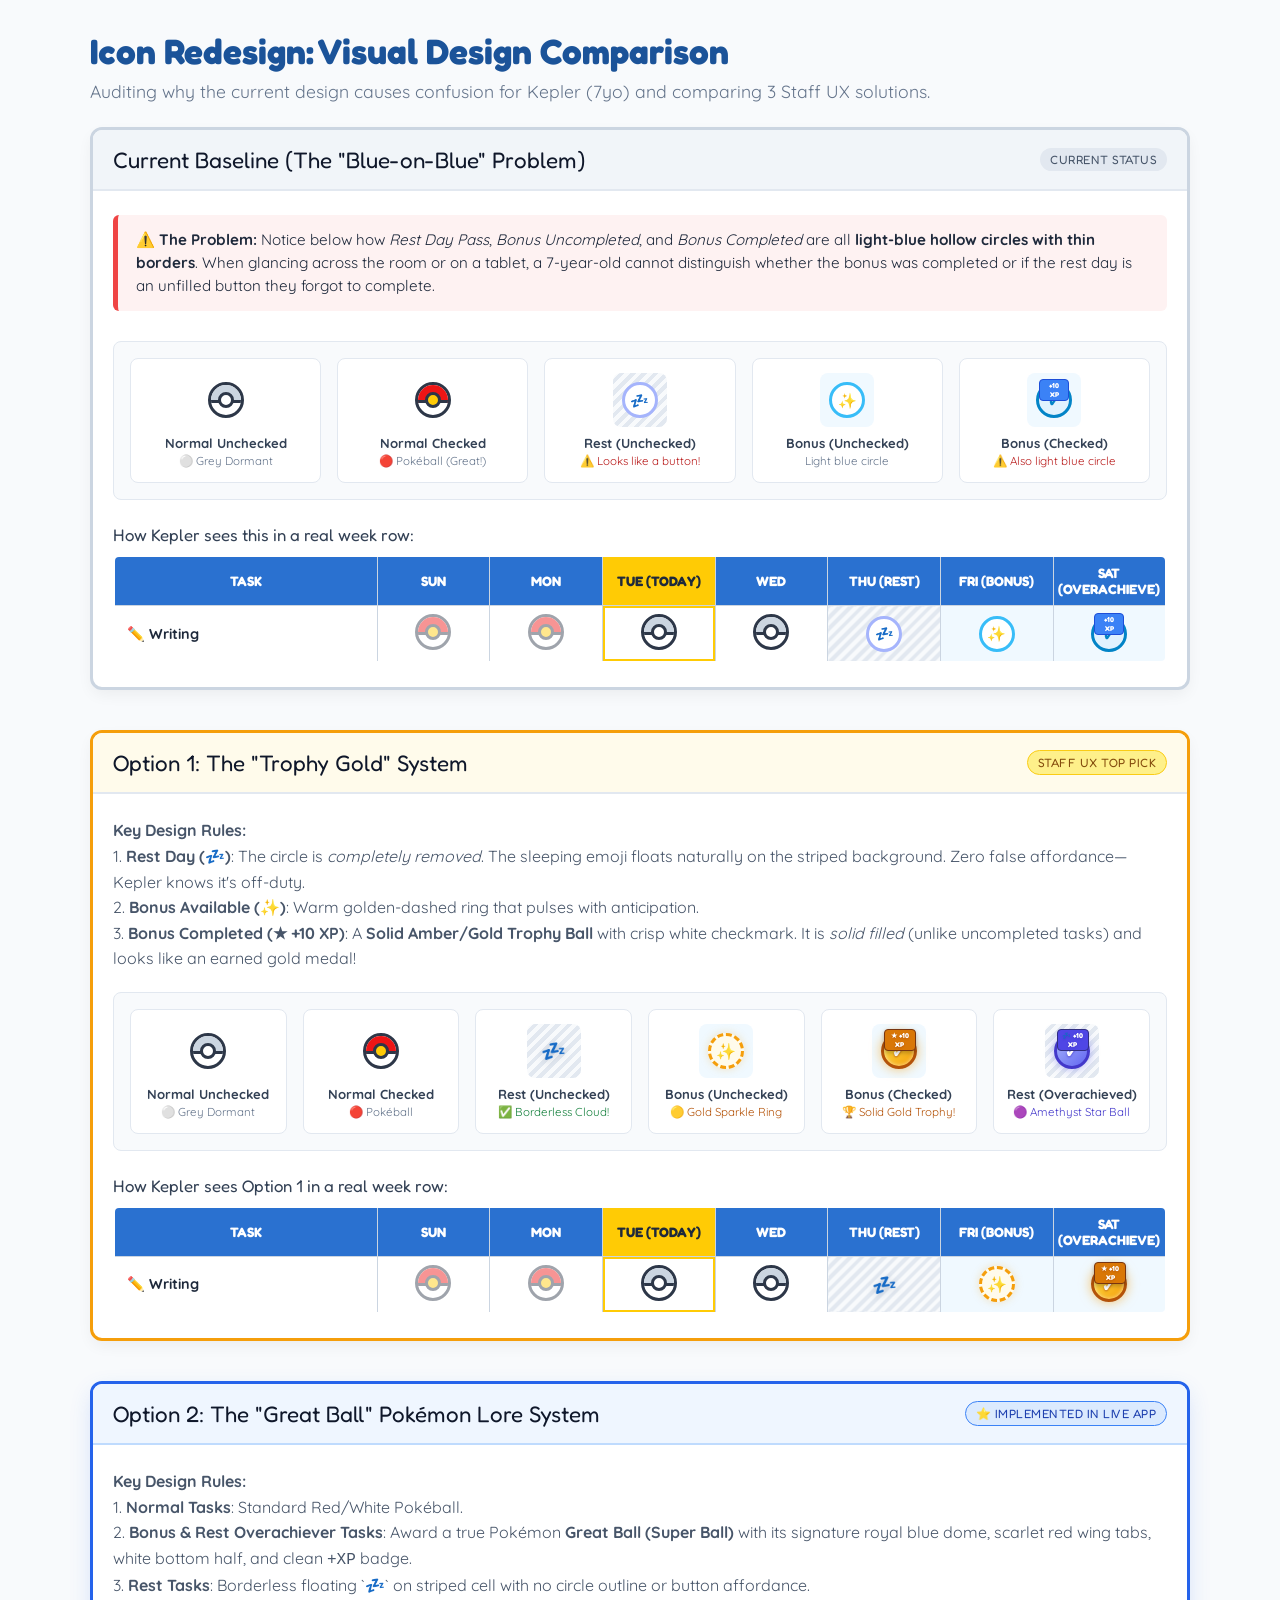
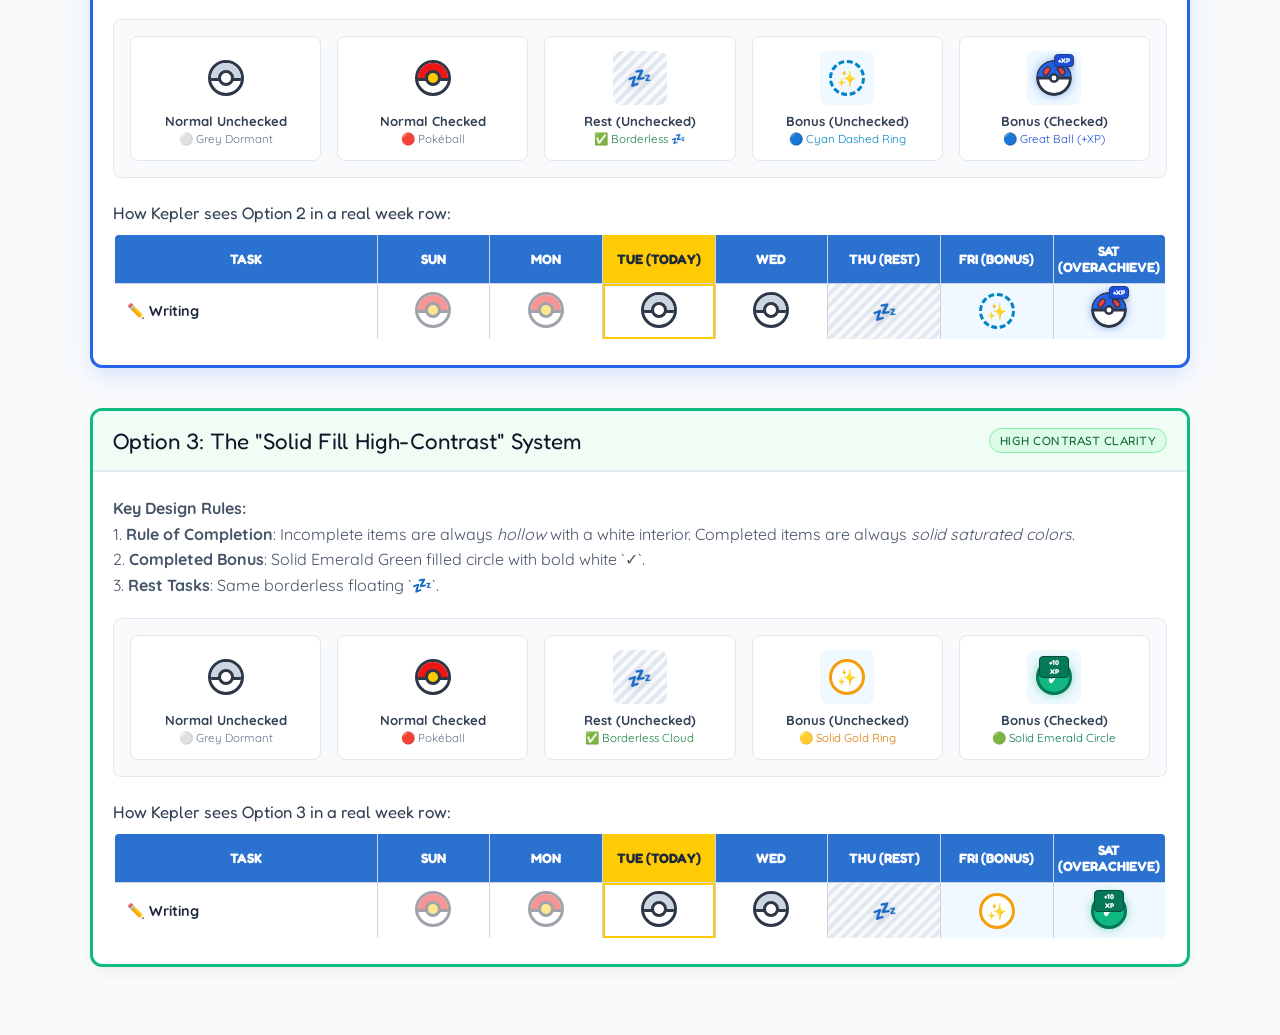
<file: visual_options.html>
<!DOCTYPE html>
<html lang="en">
<head>
  <meta charset="UTF-8">
  <title>Kepler Chart - Icon Redesign Visual Comparison</title>
  <link href="https://fonts.googleapis.com/css2?family=Fredoka+One&family=Press+Start+2P&family=Quicksand:wght@500;700;800&display=swap" rel="stylesheet">
  <style>
    :root {
      --poke-red: #ee1515;
      --poke-blue: #2a71d0;
      --poke-yellow: #ffcb05;
      --poke-dark-blue: #1b5399;
      --border-color: #2d3748;
    }

    * { box-sizing: border-box; margin: 0; padding: 0; }

    body {
      font-family: 'Quicksand', sans-serif;
      background: #f8fafc;
      color: #1e293b;
      padding: 30px 20px;
    }

    .container {
      max-width: 1100px;
      margin: 0 auto;
    }

    h1 {
      font-family: 'Fredoka One', cursive;
      font-size: 2.2rem;
      color: var(--poke-dark-blue);
      margin-bottom: 8px;
    }

    .subtitle {
      font-size: 1.1rem;
      color: #64748b;
      margin-bottom: 25px;
    }

    .current-warning {
      background: #fef2f2;
      border-left: 5px solid #ef4444;
      padding: 14px 18px;
      border-radius: 6px;
      margin-bottom: 30px;
      font-size: 0.95rem;
      line-height: 1.5;
    }

    .option-card {
      background: white;
      border-radius: 12px;
      border: 3px solid #e2e8f0;
      box-shadow: 0 6px 16px -2px rgba(0,0,0,0.06);
      margin-bottom: 40px;
      overflow: hidden;
    }

    .option-header {
      padding: 16px 20px;
      background: #f1f5f9;
      border-bottom: 2px solid #e2e8f0;
      display: flex;
      justify-content: space-between;
      align-items: center;
    }

    .option-title {
      font-family: 'Fredoka One', cursive;
      font-size: 1.4rem;
      color: #0f172a;
    }

    .badge-tag {
      font-family: 'Fredoka One', cursive;
      font-size: 0.75rem;
      padding: 4px 10px;
      border-radius: 20px;
      text-transform: uppercase;
      letter-spacing: 0.5px;
    }
    .tag-top-pick { background: #fef08a; color: #854d0e; border: 1px solid #facc15; }
    .tag-lore { background: #dbeafe; color: #1e40af; border: 1px solid #93c5fd; }
    .tag-contrast { background: #dcfce7; color: #166534; border: 1px solid #86efac; }
    .tag-baseline { background: #e2e8f0; color: #475569; }

    .option-body {
      padding: 24px 20px;
    }

    .option-desc {
      font-size: 1rem;
      line-height: 1.6;
      color: #475569;
      margin-bottom: 20px;
    }

    /* Icon Swatches Grid */
    .swatches-grid {
      display: grid;
      grid-template-columns: repeat(auto-fit, minmax(130px, 1fr));
      gap: 16px;
      margin-bottom: 25px;
      background: #f8fafc;
      padding: 16px;
      border-radius: 8px;
      border: 1px solid #e2e8f0;
    }

    .swatch-item {
      display: flex;
      flex-direction: column;
      align-items: center;
      text-align: center;
      background: white;
      padding: 14px 10px;
      border-radius: 8px;
      border: 1px solid #e2e8f0;
    }

    .swatch-cell-bg {
      width: 54px;
      height: 54px;
      display: flex;
      align-items: center;
      justify-content: center;
      border-radius: 8px;
      margin-bottom: 8px;
    }

    .swatch-label {
      font-size: 0.82rem;
      font-weight: 700;
      color: #334155;
      margin-bottom: 2px;
    }

    .swatch-status {
      font-size: 0.72rem;
      color: #64748b;
    }

    /* Mini Grid Simulation */
    .mini-grid-title {
      font-family: 'Fredoka One', cursive;
      font-size: 1.05rem;
      color: #334155;
      margin-bottom: 10px;
    }

    .mini-grid {
      width: 100%;
      border-collapse: collapse;
      table-layout: fixed;
      border: 2px solid #cbd5e1;
      border-radius: 6px;
      overflow: hidden;
    }

    .mini-grid th, .mini-grid td {
      border: 1px solid #cbd5e1;
      padding: 8px 4px;
      text-align: center;
      vertical-align: middle;
      font-size: 0.85rem;
    }

    .mini-grid th {
      background: var(--poke-blue);
      color: white;
      font-family: 'Fredoka One', cursive;
      font-size: 0.85rem;
    }

    .mini-grid th.active-col-th {
      background: var(--poke-yellow) !important;
      color: #1e293b !important;
    }

    .mini-grid td.task-name-col {
      text-align: left;
      font-weight: 700;
      padding-left: 12px;
      font-size: 0.9rem;
      width: 25%;
    }

    .mini-grid td.active-col-td {
      background: white !important;
      box-shadow: inset 0 0 0 2px var(--poke-yellow);
    }

    .cell-striped {
      background: repeating-linear-gradient(-45deg, #f8fafc, #f8fafc 4px, #e2e8f0 4px, #e2e8f0 8px) !important;
    }

    .cell-sky {
      background: #f0f9ff !important;
    }

    .cell-dimmed {
      opacity: 0.45;
    }

    /* ==========================================================================
       ICON DEFINITIONS (36px footprint)
       ========================================================================== */
    .demo-icon {
      width: 36px;
      height: 36px;
      position: relative;
      display: inline-flex;
      align-items: center;
      justify-content: center;
      box-sizing: border-box;
      border-radius: 50%;
    }

    /* BASELINE / CURRENT */
    .curr-dormant {
      border: 3px solid var(--border-color);
      background: white;
      overflow: hidden;
    }
    .curr-dormant::before {
      content: ''; position: absolute; top: 0; left: 0; width: 100%; height: 50%;
      background: #cbd5e0; border-bottom: 3px solid var(--border-color);
    }
    .curr-dormant::after {
      content: ''; position: absolute; top: 50%; left: 50%; width: 10px; height: 10px;
      background: white; border: 3px solid var(--border-color); border-radius: 50%;
      transform: translate(-50%, -50%);
    }

    .curr-pokeball {
      border: 3px solid var(--border-color);
      background: white;
      overflow: hidden;
    }
    .curr-pokeball::before {
      content: ''; position: absolute; top: 0; left: 0; width: 100%; height: 50%;
      background: var(--poke-red); border-bottom: 3px solid var(--border-color);
    }
    .curr-pokeball::after {
      content: ''; position: absolute; top: 50%; left: 50%; width: 10px; height: 10px;
      background: var(--poke-yellow); border: 3px solid var(--border-color); border-radius: 50%;
      transform: translate(-50%, -50%);
    }

    .curr-rest-uncheck {
      border: 3px solid #a5b4fc;
      background: white;
      font-size: 15px;
    }

    .curr-bonus-uncheck {
      border: 3px solid #38bdf8;
      background: white;
      font-size: 15px;
    }

    .curr-bonus-check {
      border: 3px solid #0284c7;
      background: #e0f2fe;
      color: #0284c7;
      font-family: 'Fredoka One', cursive;
      font-size: 18px;
      font-weight: 900;
    }
    .curr-bonus-check::after {
      content: '+10 XP';
      position: absolute;
      top: -6px; right: 0;
      background: #3b82f6;
      border: 1px solid #1d4ed8;
      color: white;
      font-family: 'Fredoka One', cursive;
      font-size: 7px;
      padding: 1px 4px;
      border-radius: 4px;
      font-weight: bold;
    }

    /* --------------------------------------------------------------------------
       OPTION 1: THE POKÉMON TROPHY GOLD SYSTEM
       -------------------------------------------------------------------------- */
    .opt1-rest-uncheck {
      border: none !important;
      background: transparent !important;
      font-size: 20px;
      filter: drop-shadow(0 2px 4px rgba(100, 116, 139, 0.35));
    }

    .opt1-bonus-uncheck {
      border: 3px dashed #f59e0b;
      background: #fffbeb;
      font-size: 16px;
      box-shadow: 0 0 8px rgba(245, 158, 11, 0.25);
    }

    .opt1-bonus-check {
      border: 3px solid #b45309;
      background: linear-gradient(135deg, #fde047, #f59e0b);
      color: white;
      font-family: 'Fredoka One', cursive;
      font-size: 19px;
      font-weight: 900;
      box-shadow: 0 0 12px rgba(245, 158, 11, 0.6), inset 0 0 4px rgba(255,255,255,0.6);
      text-shadow: 0 1px 2px rgba(180, 83, 9, 0.8);
    }
    .opt1-bonus-check::after {
      content: '★ +10 XP';
      position: absolute;
      top: -7px; right: -2px;
      background: #d97706;
      border: 1px solid #78350f;
      color: #fff;
      font-family: 'Fredoka One', cursive;
      font-size: 7px;
      padding: 1px 4px;
      border-radius: 4px;
      font-weight: bold;
      box-shadow: 0 2px 4px rgba(0,0,0,0.25);
    }

    .opt1-rest-check {
      border: 3px solid #4338ca;
      background: linear-gradient(135deg, #a5b4fc, #6366f1);
      color: white;
      font-family: 'Fredoka One', cursive;
      font-size: 19px;
      font-weight: 900;
      box-shadow: 0 0 10px rgba(99, 102, 241, 0.5);
      text-shadow: 0 1px 2px rgba(67, 56, 202, 0.8);
    }
    .opt1-rest-check::after {
      content: '💤 +10 XP';
      position: absolute;
      top: -7px; right: -2px;
      background: #4f46e5;
      border: 1px solid #312e81;
      color: #fff;
      font-family: 'Fredoka One', cursive;
      font-size: 7px;
      padding: 1px 4px;
      border-radius: 4px;
      font-weight: bold;
    }

    /* --------------------------------------------------------------------------
       OPTION 2: THE GREAT BALL (SUPER BALL) POKÉMON LORE SYSTEM
       -------------------------------------------------------------------------- */
    .opt2-bonus-uncheck {
      border: 3px dashed #0284c7;
      background: #f0f9ff;
      font-size: 16px;
    }

    .opt2-greatball {
      border: none !important;
      border-radius: 50% !important;
      background-color: transparent !important;
      background-image: url("data:image/svg+xml,%3Csvg xmlns='http://www.w3.org/2000/svg' viewBox='0 0 36 36' width='36' height='36'%3E%3Ccircle cx='18' cy='18' r='16.5' fill='%23ffffff' stroke='%232d3748' stroke-width='3'/%3E%3Cpath d='M 1.5 18 A 16.5 16.5 0 0 1 34.5 18 Z' fill='%232563eb'/%3E%3Cpath d='M 6.8 13.2 C 7 11.5 8 9.5 10 7.8 C 11.2 6.8 12.8 6.8 13.8 7.8 L 14.8 9.5 L 11 15.5 C 9.5 15.5 7.8 14.8 6.8 13.2 Z' fill='%23b91c1c'/%3E%3Cpath d='M 7.2 12.5 C 7.5 10.8 8.8 8.8 10.5 7.5 C 11.5 6.7 12.8 6.7 13.5 7.5 L 14.2 8.8 L 10.2 14.5 C 8.8 14.2 7.8 13.5 7.2 12.5 Z' fill='%23ef4444'/%3E%3Cpath d='M 6.8 13.2 C 7 11.5 8 9.5 10 7.8 C 11.2 6.8 12.8 6.8 13.8 7.8 L 14.8 9.5 L 11 15.5 C 9.5 15.5 7.8 14.8 6.8 13.2 Z' fill='none' stroke='%232d3748' stroke-width='1.3' stroke-linejoin='round'/%3E%3Cpath d='M 29.2 13.2 C 29 11.5 28 9.5 26 7.8 C 24.8 6.8 23.2 6.8 22.2 7.8 L 21.2 9.5 L 25 15.5 C 26.5 15.5 28.2 14.8 29.2 13.2 Z' fill='%23b91c1c'/%3E%3Cpath d='M 28.8 12.5 C 28.5 10.8 27.2 8.8 25.5 7.5 C 24.5 6.7 23.2 6.7 22.5 7.5 L 21.8 8.8 L 25.8 14.5 C 27.2 14.2 28.2 13.5 28.8 12.5 Z' fill='%23ef4444'/%3E%3Cpath d='M 29.2 13.2 C 29 11.5 28 9.5 26 7.8 C 24.8 6.8 23.2 6.8 22.2 7.8 L 21.2 9.5 L 25 15.5 C 26.5 15.5 28.2 14.8 29.2 13.2 Z' fill='none' stroke='%232d3748' stroke-width='1.3' stroke-linejoin='round'/%3E%3Cline x1='1.5' y1='18' x2='34.5' y2='18' stroke='%232d3748' stroke-width='3'/%3E%3Ccircle cx='18' cy='18' r='5' fill='%232d3748'/%3E%3Ccircle cx='18' cy='18' r='3.2' fill='%23ffffff' stroke='%232d3748' stroke-width='1.5'/%3E%3C/svg%3E") !important;
      background-size: contain !important;
      background-repeat: no-repeat !important;
      background-position: center !important;
      box-shadow: 0 0 10px rgba(37, 99, 235, 0.45);
    }
    .opt2-greatball::before,
    .opt2-greatball::after {
      display: none !important;
    }
    .opt2-greatball-badge {
      position: absolute;
      top: -6px; right: -2px;
      background: #1d4ed8;
      border: 1px solid #1e3a8a;
      color: #fff;
      font-family: 'Fredoka One', cursive;
      font-size: 7px;
      padding: 1px 3px;
      border-radius: 4px;
      font-weight: bold;
      z-index: 10;
      box-shadow: 0 2px 4px rgba(0,0,0,0.25);
    }

    /* --------------------------------------------------------------------------
       OPTION 3: THE SOLID FILL HIGH-CONTRAST SYSTEM
       -------------------------------------------------------------------------- */
    .opt3-bonus-uncheck {
      border: 3px solid #f59e0b;
      background: white;
      font-size: 16px;
    }

    .opt3-bonus-check {
      border: 3px solid #047857;
      background: #10b981;
      color: white;
      font-family: 'Fredoka One', cursive;
      font-size: 19px;
      font-weight: 900;
      box-shadow: 0 0 10px rgba(16, 185, 129, 0.5);
    }
    .opt3-bonus-check::after {
      content: '+10 XP';
      position: absolute;
      top: -6px; right: 0;
      background: #047857;
      border: 1px solid #064e3b;
      color: white;
      font-family: 'Fredoka One', cursive;
      font-size: 7px;
      padding: 1px 4px;
      border-radius: 4px;
      font-weight: bold;
    }
  </style>
</head>
<body>
  <div class="container">
    <h1>Icon Redesign: Visual Design Comparison</h1>
    <p class="subtitle">Auditing why the current design causes confusion for Kepler (7yo) and comparing 3 Staff UX solutions.</p>

    <!-- CURRENT BASELINE -->
    <div class="option-card" id="card-baseline" style="border-color: #cbd5e1;">
      <div class="option-header">
        <span class="option-title">Current Baseline (The "Blue-on-Blue" Problem)</span>
        <span class="badge-tag tag-baseline">Current Status</span>
      </div>
      <div class="option-body">
        <div class="current-warning">
          <strong>⚠️ The Problem:</strong> Notice below how <em>Rest Day Pass</em>, <em>Bonus Uncompleted</em>, and <em>Bonus Completed</em> are all <strong>light-blue hollow circles with thin borders</strong>. When glancing across the room or on a tablet, a 7-year-old cannot distinguish whether the bonus was completed or if the rest day is an unfilled button they forgot to complete.
        </div>
        <div class="swatches-grid">
          <div class="swatch-item">
            <div class="swatch-cell-bg"><div class="demo-icon curr-dormant"></div></div>
            <div class="swatch-label">Normal Unchecked</div>
            <div class="swatch-status">⚪ Grey Dormant</div>
          </div>
          <div class="swatch-item">
            <div class="swatch-cell-bg"><div class="demo-icon curr-pokeball"></div></div>
            <div class="swatch-label">Normal Checked</div>
            <div class="swatch-status">🔴 Pokéball (Great!)</div>
          </div>
          <div class="swatch-item">
            <div class="swatch-cell-bg cell-striped"><div class="demo-icon curr-rest-uncheck">💤</div></div>
            <div class="swatch-label">Rest (Unchecked)</div>
            <div class="swatch-status" style="color: #b91c1c;">⚠️ Looks like a button!</div>
          </div>
          <div class="swatch-item">
            <div class="swatch-cell-bg cell-sky"><div class="demo-icon curr-bonus-uncheck">✨</div></div>
            <div class="swatch-label">Bonus (Unchecked)</div>
            <div class="swatch-status">Light blue circle</div>
          </div>
          <div class="swatch-item">
            <div class="swatch-cell-bg cell-sky"><div class="demo-icon curr-bonus-check">✓</div></div>
            <div class="swatch-label">Bonus (Checked)</div>
            <div class="swatch-status" style="color: #b91c1c;">⚠️ Also light blue circle</div>
          </div>
        </div>

        <div class="mini-grid-title">How Kepler sees this in a real week row:</div>
        <table class="mini-grid">
          <thead>
            <tr>
              <th style="width: 25%;">TASK</th>
              <th>SUN</th>
              <th>MON</th>
              <th class="active-col-th">TUE (TODAY)</th>
              <th>WED</th>
              <th>THU (REST)</th>
              <th>FRI (BONUS)</th>
              <th>SAT (OVERACHIEVE)</th>
            </tr>
          </thead>
          <tbody>
            <tr>
              <td class="task-name-col">✏️ Writing</td>
              <td class="cell-dimmed"><div class="demo-icon curr-pokeball"></div></td>
              <td class="cell-dimmed"><div class="demo-icon curr-pokeball"></div></td>
              <td class="active-col-td"><div class="demo-icon curr-dormant"></div></td>
              <td><div class="demo-icon curr-dormant"></div></td>
              <td class="cell-striped"><div class="demo-icon curr-rest-uncheck">💤</div></td>
              <td class="cell-sky"><div class="demo-icon curr-bonus-uncheck">✨</div></td>
              <td class="cell-sky"><div class="demo-icon curr-bonus-check">✓</div></td>
            </tr>
          </tbody>
        </table>
      </div>
    </div>

    <!-- OPTION 1 -->
    <div class="option-card" id="card-option1" style="border-color: #f59e0b;">
      <div class="option-header" style="background: #fffbeb;">
        <span class="option-title">Option 1: The "Trophy Gold" System</span>
        <span class="badge-tag tag-top-pick">Staff UX Top Pick</span>
      </div>
      <div class="option-body">
        <p class="option-desc">
          <strong>Key Design Rules:</strong><br>
          1. <strong>Rest Day (💤)</strong>: The circle is <em>completely removed</em>. The sleeping emoji floats naturally on the striped background. Zero false affordance—Kepler knows it's off-duty.<br>
          2. <strong>Bonus Available (✨)</strong>: Warm golden-dashed ring that pulses with anticipation.<br>
          3. <strong>Bonus Completed (★ +10 XP)</strong>: A <strong>Solid Amber/Gold Trophy Ball</strong> with crisp white checkmark. It is <em>solid filled</em> (unlike uncompleted tasks) and looks like an earned gold medal!
        </p>
        <div class="swatches-grid">
          <div class="swatch-item">
            <div class="swatch-cell-bg"><div class="demo-icon curr-dormant"></div></div>
            <div class="swatch-label">Normal Unchecked</div>
            <div class="swatch-status">⚪ Grey Dormant</div>
          </div>
          <div class="swatch-item">
            <div class="swatch-cell-bg"><div class="demo-icon curr-pokeball"></div></div>
            <div class="swatch-label">Normal Checked</div>
            <div class="swatch-status">🔴 Pokéball</div>
          </div>
          <div class="swatch-item">
            <div class="swatch-cell-bg cell-striped"><div class="demo-icon opt1-rest-uncheck">💤</div></div>
            <div class="swatch-label">Rest (Unchecked)</div>
            <div class="swatch-status" style="color: #15803d;">✅ Borderless Cloud!</div>
          </div>
          <div class="swatch-item">
            <div class="swatch-cell-bg cell-sky"><div class="demo-icon opt1-bonus-uncheck">✨</div></div>
            <div class="swatch-label">Bonus (Unchecked)</div>
            <div class="swatch-status" style="color: #b45309;">🟡 Gold Sparkle Ring</div>
          </div>
          <div class="swatch-item">
            <div class="swatch-cell-bg cell-sky"><div class="demo-icon opt1-bonus-check">✓</div></div>
            <div class="swatch-label">Bonus (Checked)</div>
            <div class="swatch-status" style="color: #b45309;">🏆 Solid Gold Trophy!</div>
          </div>
          <div class="swatch-item">
            <div class="swatch-cell-bg cell-striped"><div class="demo-icon opt1-rest-check">✓</div></div>
            <div class="swatch-label">Rest (Overachieved)</div>
            <div class="swatch-status" style="color: #4338ca;">🟣 Amethyst Star Ball</div>
          </div>
        </div>

        <div class="mini-grid-title">How Kepler sees Option 1 in a real week row:</div>
        <table class="mini-grid">
          <thead>
            <tr>
              <th style="width: 25%;">TASK</th>
              <th>SUN</th>
              <th>MON</th>
              <th class="active-col-th">TUE (TODAY)</th>
              <th>WED</th>
              <th>THU (REST)</th>
              <th>FRI (BONUS)</th>
              <th>SAT (OVERACHIEVE)</th>
            </tr>
          </thead>
          <tbody>
            <tr>
              <td class="task-name-col">✏️ Writing</td>
              <td class="cell-dimmed"><div class="demo-icon curr-pokeball"></div></td>
              <td class="cell-dimmed"><div class="demo-icon curr-pokeball"></div></td>
              <td class="active-col-td"><div class="demo-icon curr-dormant"></div></td>
              <td><div class="demo-icon curr-dormant"></div></td>
              <td class="cell-striped"><div class="demo-icon opt1-rest-uncheck">💤</div></td>
              <td class="cell-sky"><div class="demo-icon opt1-bonus-uncheck">✨</div></td>
              <td class="cell-sky"><div class="demo-icon opt1-bonus-check">✓</div></td>
            </tr>
          </tbody>
        </table>
      </div>
    </div>

    <!-- OPTION 2 -->
    <div class="option-card" id="card-option2" style="border-color: #2563eb; box-shadow: 0 8px 24px -4px rgba(37, 99, 235, 0.2);">
      <div class="option-header" style="background: #eff6ff; border-bottom: 2px solid #bfdbfe;">
        <span class="option-title">Option 2: The "Great Ball" Pokémon Lore System</span>
        <span class="badge-tag tag-top-pick" style="background: #dbeafe; color: #1e40af; border: 1px solid #3b82f6;">⭐ Implemented in Live App</span>
      </div>
      <div class="option-body">
        <p class="option-desc">
          <strong>Key Design Rules:</strong><br>
          1. <strong>Normal Tasks</strong>: Standard Red/White Pokéball.<br>
          2. <strong>Bonus & Rest Overachiever Tasks</strong>: Award a true Pokémon <strong>Great Ball (Super Ball)</strong> with its signature royal blue dome, scarlet red wing tabs, white bottom half, and clean <code>+XP</code> badge.<br>
          3. <strong>Rest Tasks</strong>: Borderless floating `💤` on striped cell with no circle outline or button affordance.
        </p>
        <div class="swatches-grid">
          <div class="swatch-item">
            <div class="swatch-cell-bg"><div class="demo-icon curr-dormant"></div></div>
            <div class="swatch-label">Normal Unchecked</div>
            <div class="swatch-status">⚪ Grey Dormant</div>
          </div>
          <div class="swatch-item">
            <div class="swatch-cell-bg"><div class="demo-icon curr-pokeball"></div></div>
            <div class="swatch-label">Normal Checked</div>
            <div class="swatch-status">🔴 Pokéball</div>
          </div>
          <div class="swatch-item">
            <div class="swatch-cell-bg cell-striped"><div class="demo-icon opt1-rest-uncheck">💤</div></div>
            <div class="swatch-label">Rest (Unchecked)</div>
            <div class="swatch-status" style="color: #15803d;">✅ Borderless 💤</div>
          </div>
          <div class="swatch-item">
            <div class="swatch-cell-bg cell-sky"><div class="demo-icon opt2-bonus-uncheck">✨</div></div>
            <div class="swatch-label">Bonus (Unchecked)</div>
            <div class="swatch-status" style="color: #0284c7;">🔵 Cyan Dashed Ring</div>
          </div>
          <div class="swatch-item">
            <div class="swatch-cell-bg cell-sky">
              <div class="demo-icon opt2-greatball">
                <span class="opt2-greatball-badge">+XP</span>
              </div>
            </div>
            <div class="swatch-label">Bonus (Checked)</div>
            <div class="swatch-status" style="color: #1d4ed8;">🔵 Great Ball (+XP)</div>
          </div>
        </div>

        <div class="mini-grid-title">How Kepler sees Option 2 in a real week row:</div>
        <table class="mini-grid">
          <thead>
            <tr>
              <th style="width: 25%;">TASK</th>
              <th>SUN</th>
              <th>MON</th>
              <th class="active-col-th">TUE (TODAY)</th>
              <th>WED</th>
              <th>THU (REST)</th>
              <th>FRI (BONUS)</th>
              <th>SAT (OVERACHIEVE)</th>
            </tr>
          </thead>
          <tbody>
            <tr>
              <td class="task-name-col">✏️ Writing</td>
              <td class="cell-dimmed"><div class="demo-icon curr-pokeball"></div></td>
              <td class="cell-dimmed"><div class="demo-icon curr-pokeball"></div></td>
              <td class="active-col-td"><div class="demo-icon curr-dormant"></div></td>
              <td><div class="demo-icon curr-dormant"></div></td>
              <td class="cell-striped"><div class="demo-icon opt1-rest-uncheck">💤</div></td>
              <td class="cell-sky"><div class="demo-icon opt2-bonus-uncheck">✨</div></td>
              <td class="cell-sky">
                <div class="demo-icon opt2-greatball">
                  <span class="opt2-greatball-badge">+XP</span>
                </div>
              </td>
            </tr>
          </tbody>
        </table>
      </div>
    </div>

    <!-- OPTION 3 -->
    <div class="option-card" id="card-option3" style="border-color: #10b981;">
      <div class="option-header" style="background: #f0fdf4;">
        <span class="option-title">Option 3: The "Solid Fill High-Contrast" System</span>
        <span class="badge-tag tag-contrast">High Contrast Clarity</span>
      </div>
      <div class="option-body">
        <p class="option-desc">
          <strong>Key Design Rules:</strong><br>
          1. <strong>Rule of Completion</strong>: Incomplete items are always <em>hollow</em> with a white interior. Completed items are always <em>solid saturated colors</em>.<br>
          2. <strong>Completed Bonus</strong>: Solid Emerald Green filled circle with bold white `✓`.<br>
          3. <strong>Rest Tasks</strong>: Same borderless floating `💤`.
        </p>
        <div class="swatches-grid">
          <div class="swatch-item">
            <div class="swatch-cell-bg"><div class="demo-icon curr-dormant"></div></div>
            <div class="swatch-label">Normal Unchecked</div>
            <div class="swatch-status">⚪ Grey Dormant</div>
          </div>
          <div class="swatch-item">
            <div class="swatch-cell-bg"><div class="demo-icon curr-pokeball"></div></div>
            <div class="swatch-label">Normal Checked</div>
            <div class="swatch-status">🔴 Pokéball</div>
          </div>
          <div class="swatch-item">
            <div class="swatch-cell-bg cell-striped"><div class="demo-icon opt1-rest-uncheck">💤</div></div>
            <div class="swatch-label">Rest (Unchecked)</div>
            <div class="swatch-status" style="color: #15803d;">✅ Borderless Cloud</div>
          </div>
          <div class="swatch-item">
            <div class="swatch-cell-bg cell-sky"><div class="demo-icon opt3-bonus-uncheck">✨</div></div>
            <div class="swatch-label">Bonus (Unchecked)</div>
            <div class="swatch-status" style="color: #d97706;">🟡 Solid Gold Ring</div>
          </div>
          <div class="swatch-item">
            <div class="swatch-cell-bg cell-sky"><div class="demo-icon opt3-bonus-check">✓</div></div>
            <div class="swatch-label">Bonus (Checked)</div>
            <div class="swatch-status" style="color: #047857;">🟢 Solid Emerald Circle</div>
          </div>
        </div>

        <div class="mini-grid-title">How Kepler sees Option 3 in a real week row:</div>
        <table class="mini-grid">
          <thead>
            <tr>
              <th style="width: 25%;">TASK</th>
              <th>SUN</th>
              <th>MON</th>
              <th class="active-col-th">TUE (TODAY)</th>
              <th>WED</th>
              <th>THU (REST)</th>
              <th>FRI (BONUS)</th>
              <th>SAT (OVERACHIEVE)</th>
            </tr>
          </thead>
          <tbody>
            <tr>
              <td class="task-name-col">✏️ Writing</td>
              <td class="cell-dimmed"><div class="demo-icon curr-pokeball"></div></td>
              <td class="cell-dimmed"><div class="demo-icon curr-pokeball"></div></td>
              <td class="active-col-td"><div class="demo-icon curr-dormant"></div></td>
              <td><div class="demo-icon curr-dormant"></div></td>
              <td class="cell-striped"><div class="demo-icon opt1-rest-uncheck">💤</div></td>
              <td class="cell-sky"><div class="demo-icon opt3-bonus-uncheck">✨</div></td>
              <td class="cell-sky"><div class="demo-icon opt3-bonus-check">✓</div></td>
            </tr>
          </tbody>
        </table>
      </div>
    </div>
  </div>
</body>
</html>
</file>
